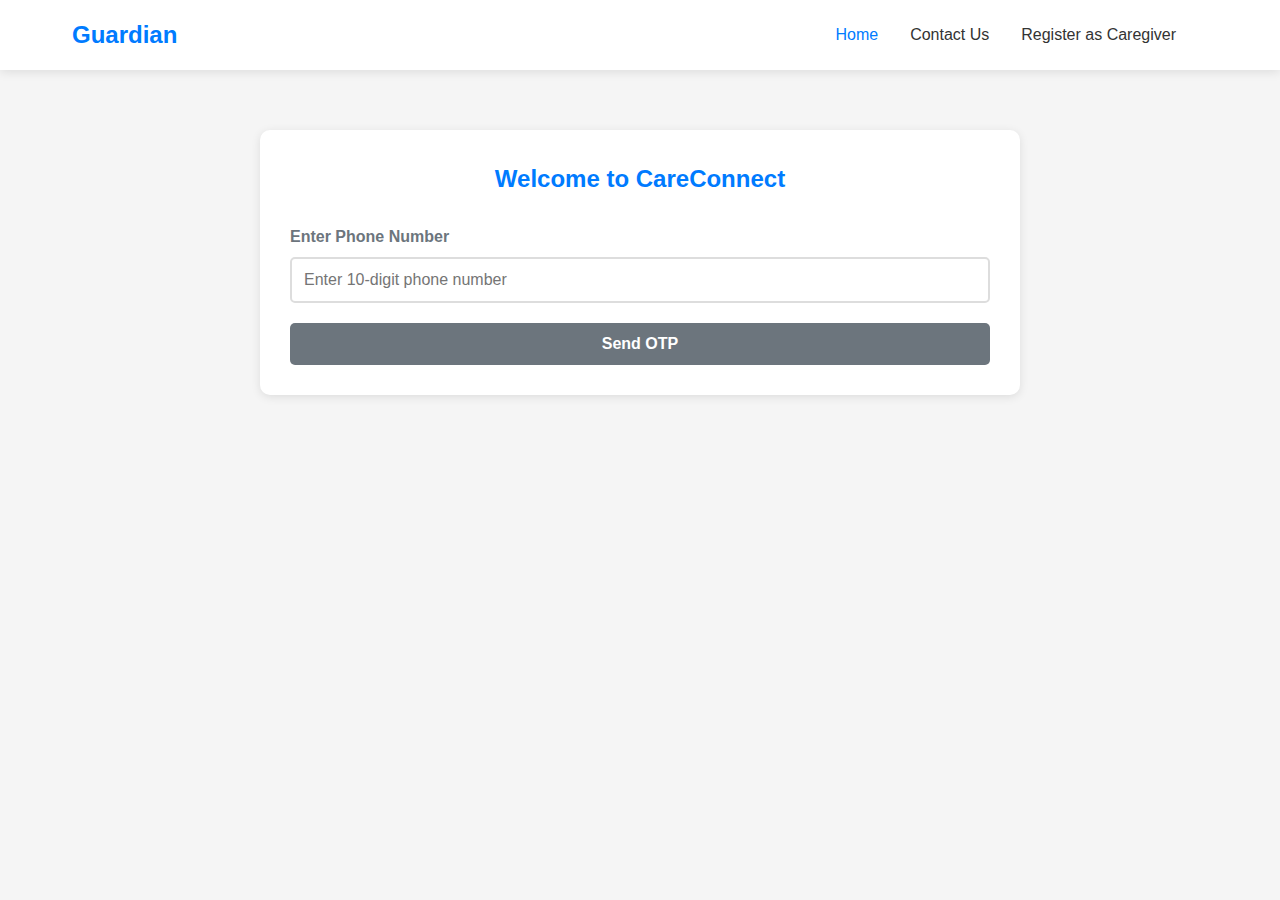
<file: index.html>
<!DOCTYPE html>
<html lang="en">
<head>
    <meta charset="UTF-8">
    <meta name="viewport" content="width=device-width, initial-scale=1.0">
    <title>CareConnect | Senior Care Platform</title>
    <link rel="stylesheet" href="https://cdnjs.cloudflare.com/ajax/libs/font-awesome/6.0.0/css/all.min.css">
    <link rel="stylesheet" href="styles.css">
</head>
<body>
    <!-- Navigation Bar -->
    <nav class="navbar">
        <div class="nav-container">
            <div class="logo">
                <a href="index.html">Guardian</a>
            </div>
            <ul class="nav-links">
                <li><a href="index.html" class="active">Home</a></li>
                <li><a href="profile.html">My Profile</a></li>
                <li><a href="contact.html">Contact Us</a></li>
                <li><a href="caregiver-register.html">Register as Caregiver</a></li>
                <li><a href="#" id="logoutBtn" class="logout-btn" style="display: none;">Logout</a></li>
            </ul>
            <div class="hamburger">
                <span class="bar"></span>
                <span class="bar"></span>
                <span class="bar"></span>
            </div>
        </div>
    </nav>

    <div class="container">
        <!-- Home Search Section -->
        <div class="section active" id="homeSearch">
            <h2>Find the Right Care for Your Loved Ones</h2>
            <div class="search-container">
                <form id="searchForm" onsubmit="handleSearch(event)">
                    <div class="form-group">
                        <label>Select Elder</label>
                        <select name="elderSelect" id="elderSelect" required>
                            <option value="">Select an elder</option>
                        </select>
                    </div>
                    
                    <div class="form-group">
                        <label>Type of Care Required</label>
                        <div class="checkbox-group">
                            <label class="checkbox-label">
                                <input type="checkbox" name="careType" value="personalCare"> Personal Care
                            </label>
                            <label class="checkbox-label">
                                <input type="checkbox" name="careType" value="medicalCare"> Medical Care
                            </label>
                            <label class="checkbox-label">
                                <input type="checkbox" name="careType" value="householdSupport"> Household Support
                            </label>
                            <label class="checkbox-label">
                                <input type="checkbox" name="careType" value="specialisedCare"> Specialised Care
                            </label>
                            <label class="checkbox-label">
                                <input type="checkbox" name="careType" value="respiteCare"> Respite Care
                            </label>
                        </div>
                    </div>
                    
                    <div class="form-group">
                        <label>Start Date</label>
                        <input type="date" name="startDate" required>
                    </div>
                    
                    <div class="form-group">
                        <label>End Date</label>
                        <input type="date" name="endDate" required>
                    </div>
                    
                    <div class="form-group">
                        <label>Budget Range (per day)</label>
                        <select name="budgetRange" required>
                            <option value="">Select budget range</option>
                            <option value="0-500">₹0 - ₹500</option>
                            <option value="501-1000">₹501 - ₹1000</option>
                            <option value="1001-2000">₹1001 - ₹2000</option>
                            <option value="2001-3000">₹2001 - ₹3000</option>
                            <option value="3001+">₹3001+</option>
                        </select>
                    </div>
                    
                    <div class="form-group">
                        <label>Location</label>
                        <input type="text" name="location" placeholder="Enter pin code or area" required>
                    </div>
                    
                    <button type="submit">Search Caregivers</button>
                </form>
            </div>
            
            <div class="search-results" id="searchResults">
                <!-- Search results will be displayed here -->
            </div>
        </div>

        <!-- Phone Login Section -->
        <div class="section" id="phoneLogin">
            <h2>Welcome to CareConnect</h2>
            <div class="form-group">
                <label>Enter Phone Number</label>
                <input type="tel" id="phoneInput" placeholder="Enter 10-digit phone number" maxlength="10" pattern="[0-9]{10}">
            </div>
            <button id="sendOTPBtn" disabled>Send OTP</button>
        </div>

        <!-- OTP Verification -->
        <div class="section" id="otpVerification">
            <h2>Verify OTP</h2>
            <div class="otp-container" id="otpInputs"></div>
            <button onclick="verifyOTP()">Verify OTP</button>
        </div>

        <!-- Guardian Profile Creation -->
        <div class="section" id="guardianProfile">
            <h2>Create Guardian Profile</h2>
            <form id="guardianForm" onsubmit="handleGuardianSubmit(event)">
                <div class="form-group">
                    <label>Full Name</label>
                    <input type="text" name="name" required>
                </div>
                <div class="form-group">
                    <label>Age</label>
                    <input type="number" name="age" required min="18" max="120">
                </div>
                <div class="form-group">
                    <label>Gender</label>
                    <select name="gender" required>
                        <option value="">Select Gender</option>
                        <option value="male">Male</option>
                        <option value="female">Female</option>
                        <option value="other">Other</option>
                    </select>
                </div>
                <div class="form-group">
                    <label>Profile Photo</label>
                    <input type="file" name="profilePhoto" accept="image/*" required>
                    <div class="photo-preview" id="guardianPhotoPreview"></div>
                </div>
                <div class="form-group">
                    <label>Email</label>
                    <input type="email" name="email" required>
                </div>
                <div class="form-group">
                    <label>Address</label>
                    <textarea name="address" required></textarea>
                </div>
                <div class="form-group">
                    <label>Pin Code</label>
                    <input type="text" name="pinCode" pattern="[0-9]{6}" maxlength="6" required>
                </div>
                <div class="form-group">
                    <label>Emergency Contact</label>
                    <input type="tel" name="emergencyContact" required>
                </div>
                <div class="form-group">
                    <label>Neighbour Contact Information</label>
                    <div class="neighbour-info">
                        <input type="text" name="neighbourName" placeholder="Neighbour Name" required>
                        <input type="tel" name="neighbourPhone" placeholder="Neighbour Phone" required>
                        <input type="text" name="neighbourHomeNumber" placeholder="Home Number" required>
                    </div>
                </div>
                <div class="form-group">
                    <label>Doctor Information</label>
                    <div class="doctor-info">
                        <input type="text" name="doctorName" placeholder="Doctor Name" required>
                        <input type="tel" name="doctorPhone" placeholder="Doctor Phone" required>
                    </div>
                </div>
                <button type="submit">Create Profile</button>
            </form>
        </div>

        <!-- Elder Profile Creation -->
        <div class="section" id="elderProfile">
            <h2>Add Elder Profile</h2>
            <form id="elderForm" onsubmit="handleElderSubmit(event)">
                <div class="form-group">
                    <label>Elder's Full Name</label>
                    <input type="text" name="elderName" required>
                </div>
                <div class="form-group">
                    <label>Age</label>
                    <input type="number" name="age" required min="1" max="120">
                </div>
                <div class="form-group">
                    <label>Type of Relation</label>
                    <select name="relationType" required>
                        <option value="">Select Relation</option>
                        <option value="mother">Mother</option>
                        <option value="father">Father</option>
                        <option value="grandfather">Grandfather</option>
                        <option value="grandmother">Grandmother</option>
                        <option value="uncle">Uncle</option>
                        <option value="aunt">Aunt</option>
                        <option value="relative">Relative</option>
                        <option value="friend">Friend</option>
                    </select>
                </div>
                <div class="form-group">
                    <label>Profile Photo</label>
                    <input type="file" name="elderPhoto" accept="image/*" required>
                    <div class="photo-preview" id="elderPhotoPreview"></div>
                </div>
                <div class="form-group">
                    <label>Medical History</label>
                    <div class="checkbox-group">
                        <label class="checkbox-label">
                            <input type="checkbox" name="medicalHistory" value="diabetes"> Diabetes
                        </label>
                        <label class="checkbox-label">
                            <input type="checkbox" name="medicalHistory" value="bloodPressure"> Blood Pressure
                        </label>
                        <label class="checkbox-label">
                            <input type="checkbox" name="medicalHistory" value="dementia"> Dementia
                        </label>
                        <label class="checkbox-label">
                            <input type="checkbox" name="medicalHistory" value="kneePain"> Knee Pain
                        </label>
                        <label class="checkbox-label">
                            <input type="checkbox" name="medicalHistory" value="arthritis"> Arthritis
                        </label>
                        <label class="checkbox-label">
                            <input type="checkbox" name="medicalHistory" value="heartDisease"> Heart Disease
                        </label>
                        <label class="checkbox-label">
                            <input type="checkbox" name="medicalHistory" value="respiratoryIssues"> Respiratory Issues
                        </label>
                        <label class="checkbox-label">
                            <input type="checkbox" name="medicalHistory" value="other"> Other
                        </label>
                    </div>
                    <textarea name="otherMedicalHistory" placeholder="Specify other medical conditions"></textarea>
                </div>
                <div class="form-group">
                    <label>Type of Care Required</label>
                    <div class="care-types">
                        <div class="care-category">
                            <h4>Personal Care (ADLs)</h4>
                            <div class="checkbox-group">
                                <label class="checkbox-label">
                                    <input type="checkbox" name="personalCare" value="bathing"> Bathing
                                </label>
                                <label class="checkbox-label">
                                    <input type="checkbox" name="personalCare" value="dressing"> Dressing
                                </label>
                                <label class="checkbox-label">
                                    <input type="checkbox" name="personalCare" value="toileting"> Toileting
                                </label>
                                <label class="checkbox-label">
                                    <input type="checkbox" name="personalCare" value="feeding"> Feeding
                                </label>
                                <label class="checkbox-label">
                                    <input type="checkbox" name="personalCare" value="oralHygiene"> Oral Hygiene
                                </label>
                                <label class="checkbox-label">
                                    <input type="checkbox" name="personalCare" value="walking"> Walking
                                </label>
                                <label class="checkbox-label">
                                    <input type="checkbox" name="personalCare" value="transfers"> Transfers
                                </label>
                            </div>
                        </div>
                        <div class="care-category">
                            <h4>Medical Care / Health Care</h4>
                            <div class="checkbox-group">
                                <label class="checkbox-label">
                                    <input type="checkbox" name="medicalCare" value="medicationManagement"> Medication Management
                                </label>
                                <label class="checkbox-label">
                                    <input type="checkbox" name="medicalCare" value="woundCare"> Wound Care
                                </label>
                                <label class="checkbox-label">
                                    <input type="checkbox" name="medicalCare" value="vitalMonitoring"> Vital Monitoring
                                </label>
                                <label class="checkbox-label">
                                    <input type="checkbox" name="medicalCare" value="therapySupport"> Therapy Support
                                </label>
                            </div>
                        </div>
                        <div class="care-category">
                            <h4>Household Support</h4>
                            <div class="checkbox-group">
                                <label class="checkbox-label">
                                    <input type="checkbox" name="householdSupport" value="mealPreparation"> Meal Preparation
                                </label>
                                <label class="checkbox-label">
                                    <input type="checkbox" name="householdSupport" value="cleaning"> Cleaning
                                </label>
                                <label class="checkbox-label">
                                    <input type="checkbox" name="householdSupport" value="laundry"> Laundry
                                </label>
                                <label class="checkbox-label">
                                    <input type="checkbox" name="householdSupport" value="dishwashing"> Dishwashing
                                </label>
                                <label class="checkbox-label">
                                    <input type="checkbox" name="householdSupport" value="grocery"> Grocery
                                </label>
                                <label class="checkbox-label">
                                    <input type="checkbox" name="householdSupport" value="homeSafety"> Home Safety
                                </label>
                            </div>
                        </div>
                        <div class="care-category">
                            <h4>Specialised Care</h4>
                            <div class="checkbox-group">
                                <label class="checkbox-label">
                                    <input type="checkbox" name="specialisedCare" value="chronicIllnessCare"> Chronic Illness Care
                                </label>
                                <label class="checkbox-label">
                                    <input type="checkbox" name="specialisedCare" value="postSurgeryCare"> Post-Surgery/Hospitalization Care
                                </label>
                            </div>
                        </div>
                        <div class="care-category">
                            <h4>Respite Care</h4>
                            <div class="checkbox-group">
                                <label class="checkbox-label">
                                    <input type="checkbox" name="respiteCare" value="emergencyCoverage"> Emergency Coverage
                                </label>
                                <label class="checkbox-label">
                                    <input type="checkbox" name="respiteCare" value="temporaryRelief"> Temporary Relief
                                </label>
                            </div>
                        </div>
                    </div>
                </div>
                <div class="form-group">
                    <label>Address</label>
                    <textarea name="address" required></textarea>
                </div>
                <div class="form-group">
                    <label>Pin Code</label>
                    <input type="text" name="pinCode" pattern="[0-9]{6}" maxlength="6" required>
                </div>
                <div class="form-group">
                    <label>Neighbour Contact Information</label>
                    <div class="neighbour-info">
                        <input type="text" name="neighbourName" placeholder="Neighbour Name" required>
                        <input type="tel" name="neighbourPhone" placeholder="Neighbour Phone" required>
                        <input type="text" name="neighbourHomeNumber" placeholder="Home Number" required>
                    </div>
                </div>
                <button type="submit">Add Elder</button>
            </form>
        </div>

        <!-- Profile View Section -->
        <div class="section" id="profileView">
            <h2>Your Profile</h2>
            <div class="profile-container">
                <div class="guardian-info">
                    <h3>Guardian Information</h3>
                    <div id="guardianInfo"></div>
                </div>
                <div class="elders-list">
                    <h3>Elder Profiles</h3>
                    <div id="eldersList"></div>
                </div>
            </div>
            <button onclick="addNewElder()" id="addElderBtn">Add Another Elder</button>
        </div>
    </div>

    <script src="script.js"></script>
</body>
</html>
</file>
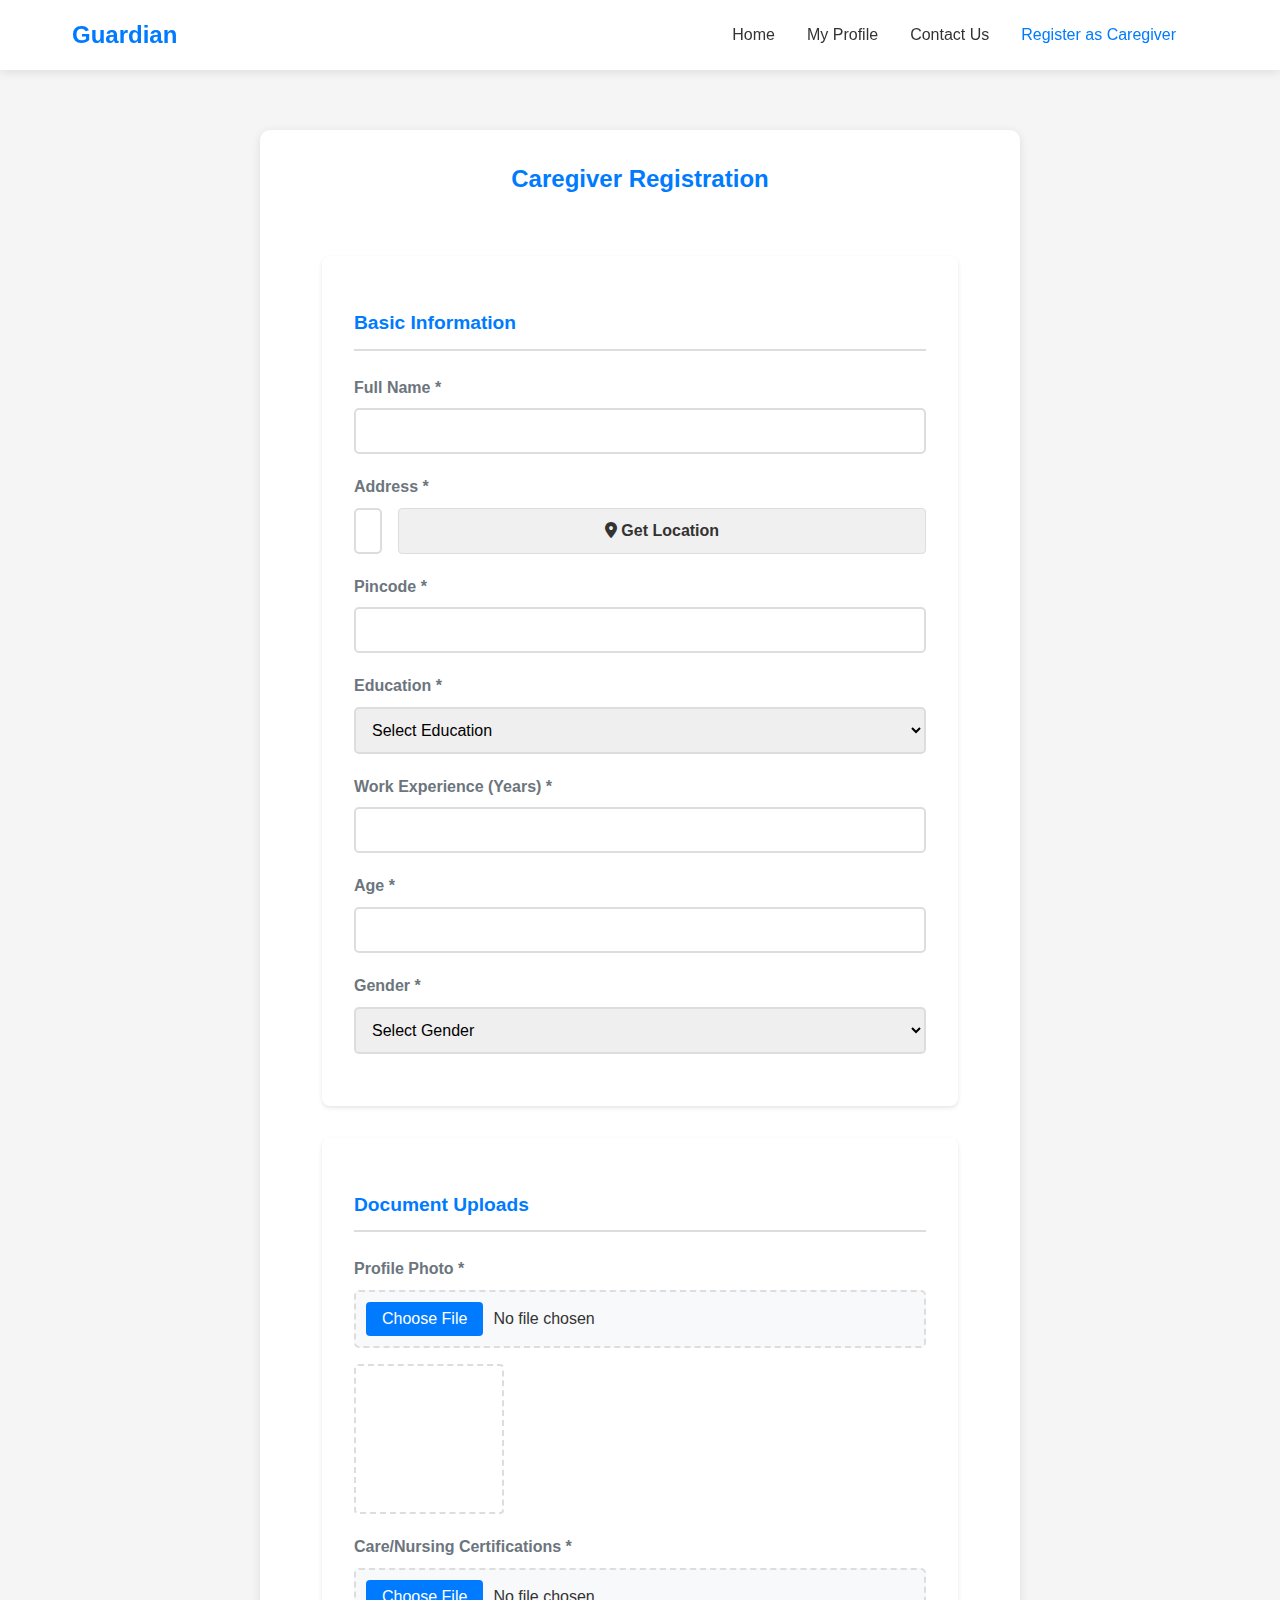
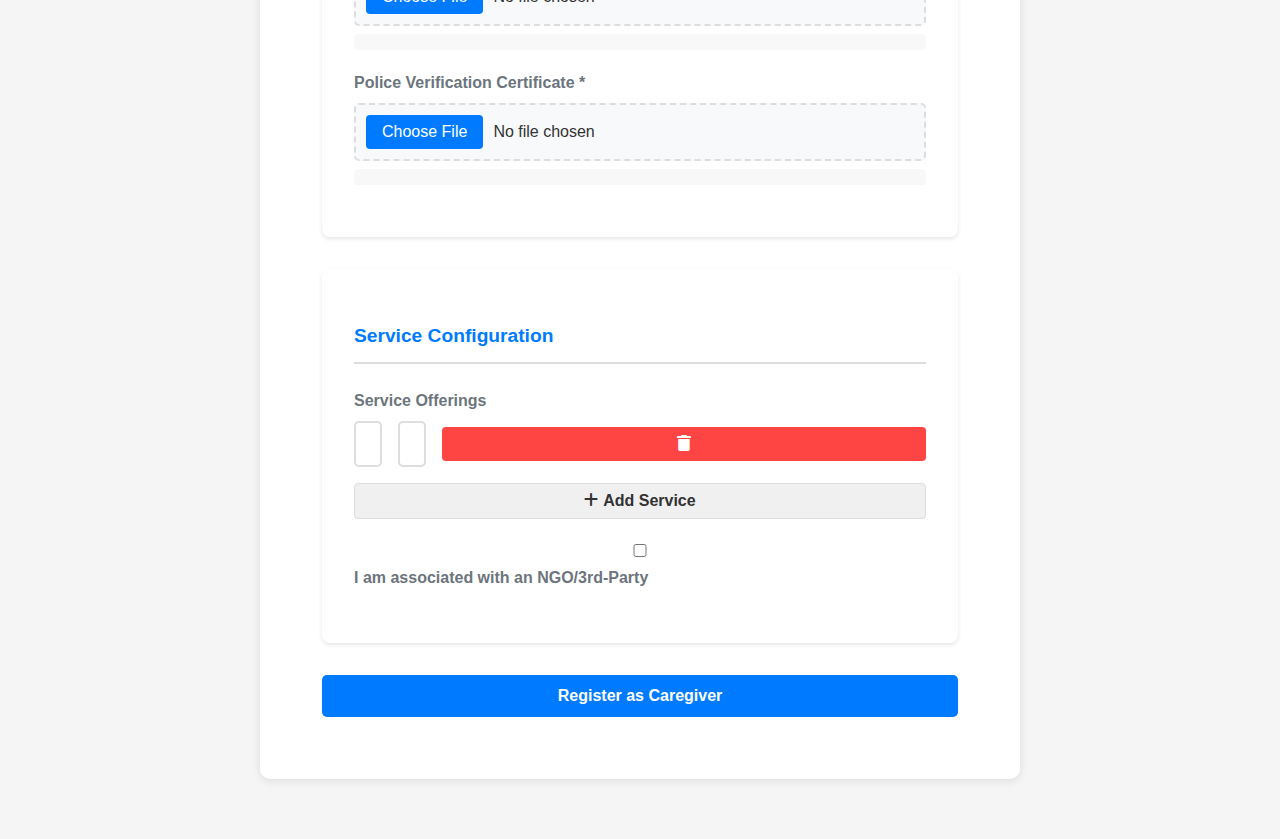
<file: caregiver-profile.html>
<!DOCTYPE html>
<html lang="en">
<head>
    <meta charset="UTF-8">
    <meta name="viewport" content="width=device-width, initial-scale=1.0">
    <title>Guardian - Caregiver Profile</title>
    <link rel="stylesheet" href="styles.css">
    <link rel="stylesheet" href="https://cdnjs.cloudflare.com/ajax/libs/font-awesome/6.0.0/css/all.min.css">
</head>
<body>
    <!-- Navigation Bar -->
    <nav class="navbar">
        <div class="nav-container">
            <div class="logo">
                <a href="index.html">Guardian</a>
            </div>
            <ul class="nav-links">
                <li><a href="index.html">Home</a></li>
                <li><a href="caregiver-profile.html" class="active">My Profile</a></li>
                <li><a href="contact.html">Contact Us</a></li>
                <li><a href="#" id="logoutBtn" class="logout-btn">Logout</a></li>
            </ul>
            <div class="hamburger">
                <span class="bar"></span>
                <span class="bar"></span>
                <span class="bar"></span>
            </div>
        </div>
    </nav>

    <div class="container">
        <section class="section active">
            <h2>Caregiver Profile</h2>
            <div class="profile-container">
                <div class="caregiver-info">
                    <div class="profile-header">
                        <div class="profile-photo">
                            <img id="profilePhotoPreview" src="" alt="Profile Photo">
                        </div>
                        <div class="profile-name">
                            <h3 id="caregiverName"></h3>
                            <p id="caregiverStatus">Status: <span id="verificationStatus">Pending Verification</span></p>
                        </div>
                    </div>

                    <div class="profile-details">
                        <h3>Basic Information</h3>
                        <div class="info-grid">
                            <div class="info-item">
                                <label>Age</label>
                                <p id="caregiverAge"></p>
                            </div>
                            <div class="info-item">
                                <label>Gender</label>
                                <p id="caregiverGender"></p>
                            </div>
                            <div class="info-item">
                                <label>Education</label>
                                <p id="caregiverEducation"></p>
                            </div>
                            <div class="info-item">
                                <label>Experience</label>
                                <p id="caregiverExperience"></p>
                            </div>
                        </div>

                        <div class="info-section">
                            <h3>Address</h3>
                            <p id="caregiverAddress"></p>
                            <p id="caregiverPincode"></p>
                        </div>

                        <div class="info-section">
                            <h3>Service Offerings</h3>
                            <div id="serviceOfferings" class="service-list"></div>
                        </div>

                        <div class="info-section">
                            <h3>Documents</h3>
                            <div class="document-list">
                                <div class="document-item">
                                    <label>Care/Nursing Certifications</label>
                                    <div id="certificationsPreview" class="file-preview"></div>
                                </div>
                                <div class="document-item">
                                    <label>Police Verification</label>
                                    <div id="policeVerificationPreview" class="file-preview"></div>
                                </div>
                                <div class="document-item" id="ngoProofSection" style="display: none;">
                                    <label>NGO/3rd-Party Affiliation</label>
                                    <div id="ngoProofPreview" class="file-preview"></div>
                                </div>
                            </div>
                        </div>
                    </div>
                </div>
            </div>
        </section>
    </div>

    <script>
        document.addEventListener('DOMContentLoaded', function() {
            // Load caregiver profile from localStorage
            const caregiverProfile = JSON.parse(localStorage.getItem('caregiverProfile'));
            
            if (!caregiverProfile) {
                window.location.href = 'caregiver-register.html';
                return;
            }

            // Update profile information
            document.getElementById('caregiverName').textContent = caregiverProfile.fullName;
            document.getElementById('caregiverAge').textContent = caregiverProfile.age;
            document.getElementById('caregiverGender').textContent = caregiverProfile.gender;
            document.getElementById('caregiverEducation').textContent = caregiverProfile.education;
            document.getElementById('caregiverExperience').textContent = `${caregiverProfile.experience} years`;
            document.getElementById('caregiverAddress').textContent = caregiverProfile.address;
            document.getElementById('caregiverPincode').textContent = caregiverProfile.pincode;

            // Update service offerings
            const serviceOfferings = document.getElementById('serviceOfferings');
            caregiverProfile.services.forEach(service => {
                const serviceDiv = document.createElement('div');
                serviceDiv.className = 'service-item';
                serviceDiv.innerHTML = `
                    <div class="service-name">${service.name}</div>
                    <div class="service-price">₹${service.price}/day</div>
                `;
                serviceOfferings.appendChild(serviceDiv);
            });

            // Update NGO association section
            if (caregiverProfile.hasNGOAssociation) {
                document.getElementById('ngoProofSection').style.display = 'block';
            }

            // Handle logout
            const logoutBtn = document.getElementById('logoutBtn');
            if (logoutBtn) {
                logoutBtn.addEventListener('click', function(e) {
                    e.preventDefault();
                    localStorage.removeItem('caregiverProfile');
                    localStorage.removeItem('userType');
                    window.location.href = 'index.html';
                });
            }

            // Handle hamburger menu
            const hamburger = document.querySelector('.hamburger');
            const navLinks = document.querySelector('.nav-links');
            
            if (hamburger) {
                hamburger.addEventListener('click', function() {
                    hamburger.classList.toggle('active');
                    navLinks.classList.toggle('active');
                });
            }
        });
    </script>
</body>
</html>
</file>
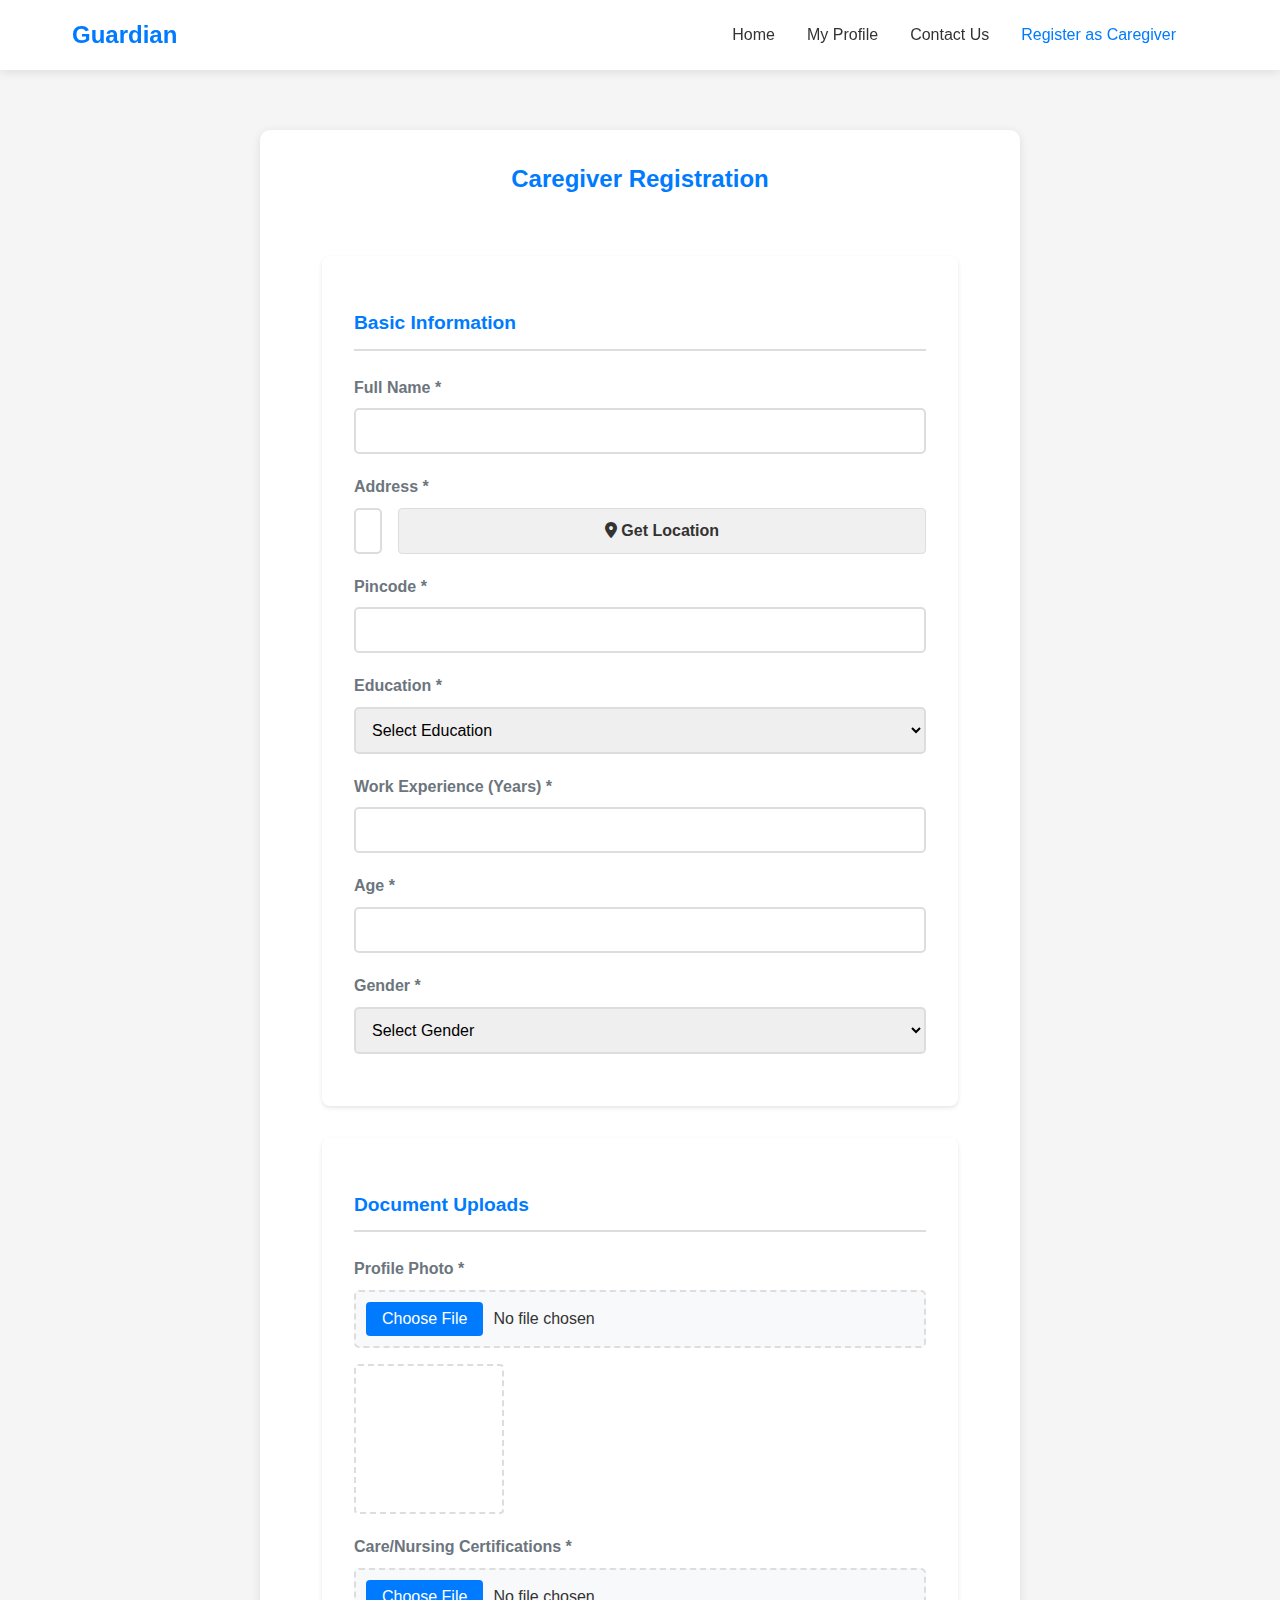
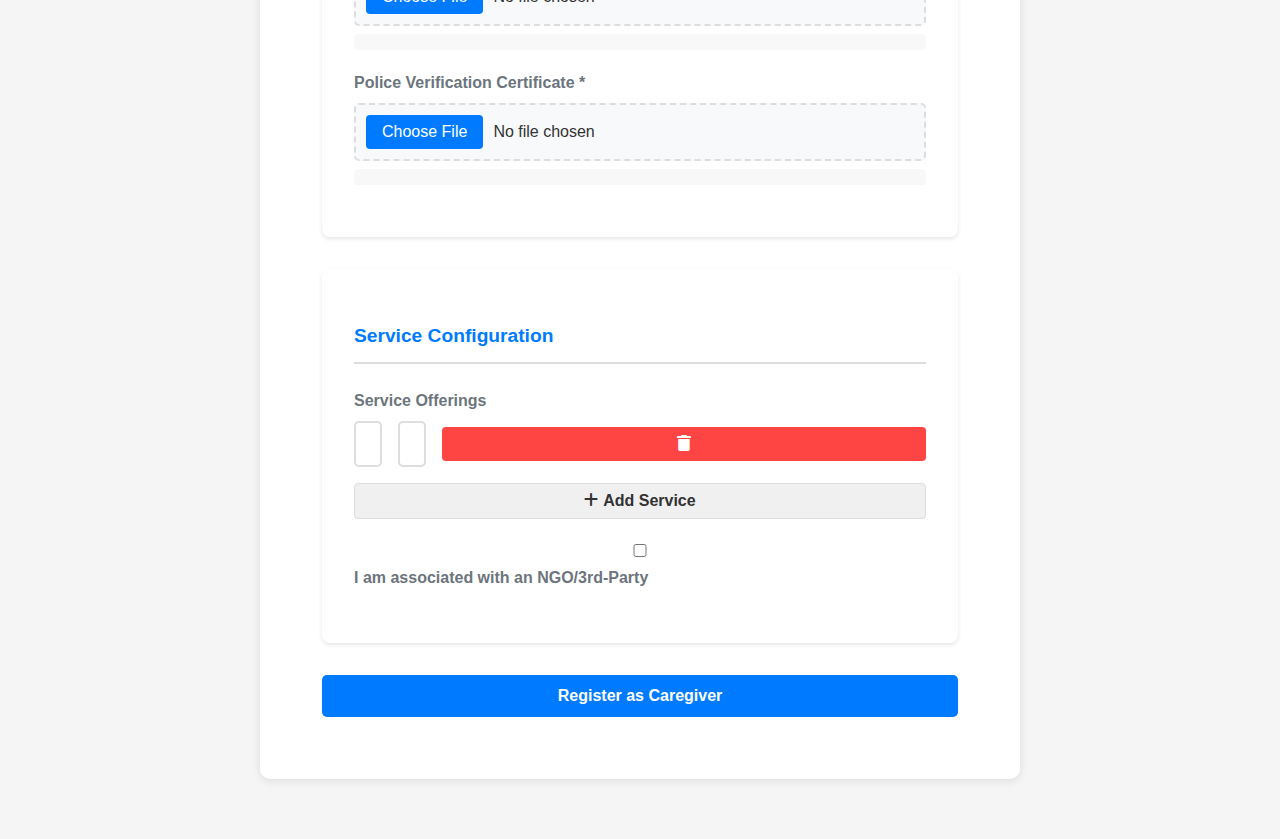
<file: caregiver-register.html>
<!DOCTYPE html>
<html lang="en">
<head>
    <meta charset="UTF-8">
    <meta name="viewport" content="width=device-width, initial-scale=1.0">
    <title>Guardian - Caregiver Registration</title>
    <link rel="stylesheet" href="styles.css">
    <link rel="stylesheet" href="https://cdnjs.cloudflare.com/ajax/libs/font-awesome/6.0.0-beta3/css/all.min.css">
</head>
<body>
    <!-- Navigation Bar -->
    <nav class="navbar">
        <div class="nav-container">
            <div class="logo">
                <a href="index.html">Guardian</a>
            </div>
            <ul class="nav-links">
                <li><a href="index.html">Home</a></li>
                <li><a href="profile.html">My Profile</a></li>
                <li><a href="contact.html">Contact Us</a></li>
                <li><a href="caregiver-register.html" class="active">Register as Caregiver</a></li>
                <li><a href="#" id="logoutBtn" class="logout-btn" style="display: none;">Logout</a></li>
            </ul>
            <div class="hamburger">
                <span class="bar"></span>
                <span class="bar"></span>
                <span class="bar"></span>
            </div>
        </div>
    </nav>

    <div class="container">
        <section class="section active">
            <h2>Caregiver Registration</h2>
            <form id="caregiverForm" onsubmit="handleCaregiverSubmit(event)" class="form-container">
                <!-- Basic Information -->
                <div class="form-section">
                    <h3>Basic Information</h3>
                    <div class="form-group">
                        <label for="fullName">Full Name *</label>
                        <input type="text" id="fullName" name="fullName" required minlength="2" maxlength="50">
                    </div>
                    
                    <div class="form-group">
                        <label for="address">Address *</label>
                        <div class="address-input">
                            <input type="text" id="address" name="address" required>
                            <button type="button" onclick="getLocation()" class="btn-secondary">
                                <i class="fas fa-map-marker-alt"></i> Get Location
                            </button>
                        </div>
                    </div>
                    
                    <div class="form-group">
                        <label for="pincode">Pincode *</label>
                        <input type="text" id="pincode" name="pincode" required pattern="[0-9]{6}" maxlength="6">
                    </div>
                    
                    <div class="form-group">
                        <label for="education">Education *</label>
                        <select id="education" name="education" required>
                            <option value="">Select Education</option>
                            <option value="highSchool">High School</option>
                            <option value="diploma">Diploma</option>
                            <option value="degree">Degree</option>
                            <option value="postGraduate">Post Graduate</option>
                            <option value="phd">PhD</option>
                        </select>
                    </div>
                    
                    <div class="form-group">
                        <label for="experience">Work Experience (Years) *</label>
                        <input type="number" id="experience" name="experience" required min="1" max="50">
                    </div>
                    
                    <div class="form-group">
                        <label for="age">Age *</label>
                        <input type="number" id="age" name="age" required min="18">
                    </div>
                    
                    <div class="form-group">
                        <label for="gender">Gender *</label>
                        <select id="gender" name="gender" required>
                            <option value="">Select Gender</option>
                            <option value="male">Male</option>
                            <option value="female">Female</option>
                            <option value="other">Other</option>
                            <option value="preferNotToSay">Prefer Not to Say</option>
                        </select>
                    </div>
                </div>

                <!-- Document Uploads -->
                <div class="form-section">
                    <h3>Document Uploads</h3>
                    <div class="form-group">
                        <label for="profilePhoto">Profile Photo *</label>
                        <input type="file" id="profilePhoto" name="profilePhoto" accept="image/jpeg,image/png" required>
                        <div id="profilePhotoPreview" class="photo-preview"></div>
                    </div>
                    
                    <div class="form-group">
                        <label for="certifications">Care/Nursing Certifications *</label>
                        <input type="file" id="certifications" name="certifications" accept=".pdf,image/jpeg,image/png" required>
                        <div id="certificationsPreview" class="file-preview"></div>
                    </div>
                    
                    <div class="form-group">
                        <label for="policeVerification">Police Verification Certificate *</label>
                        <input type="file" id="policeVerification" name="policeVerification" accept=".pdf,image/jpeg,image/png" required>
                        <div id="policeVerificationPreview" class="file-preview"></div>
                    </div>
                </div>

                <!-- Service Configuration -->
                <div class="form-section">
                    <h3>Service Configuration</h3>
                    <div class="form-group">
                        <label>Service Offerings</label>
                        <div id="serviceOfferings">
                            <div class="service-offering">
                                <input type="text" name="serviceName[]" placeholder="Service Name" required>
                                <input type="number" name="servicePrice[]" placeholder="Price per day" required>
                                <button type="button" onclick="removeService(this)" class="btn-danger">
                                    <i class="fas fa-trash"></i>
                                </button>
                            </div>
                        </div>
                        <button type="button" onclick="addService()" class="btn-secondary">
                            <i class="fas fa-plus"></i> Add Service
                        </button>
                    </div>
                    
                    <div class="form-group">
                        <label>
                            <input type="checkbox" id="hasNGOAssociation" name="hasNGOAssociation">
                            I am associated with an NGO/3rd-Party
                        </label>
                    </div>
                    
                    <div class="form-group" id="ngoProofGroup" style="display: none;">
                        <label for="ngoProof">NGO/3rd-Party Affiliation Proof</label>
                        <input type="file" id="ngoProof" name="ngoProof" accept=".pdf,image/jpeg,image/png">
                        <div id="ngoProofPreview" class="file-preview"></div>
                    </div>
                </div>

                <button type="submit" class="btn">Register as Caregiver</button>
            </form>
        </section>
    </div>

    <script>
        // Handle file upload previews
        function handleFileUpload(input, previewId) {
            const preview = document.getElementById(previewId);
            const file = input.files[0];
            
            if (file) {
                if (file.type.startsWith('image/')) {
                    const reader = new FileReader();
                    reader.onload = function(e) {
                        preview.innerHTML = `<img src="${e.target.result}" alt="Preview">`;
                    }
                    reader.readAsDataURL(file);
                } else if (file.type === 'application/pdf') {
                    preview.innerHTML = `<i class="fas fa-file-pdf"></i> ${file.name}`;
                }
            }
        }

        // Add service offering
        function addService() {
            const container = document.getElementById('serviceOfferings');
            const newService = document.createElement('div');
            newService.className = 'service-offering';
            newService.innerHTML = `
                <input type="text" name="serviceName[]" placeholder="Service Name" required>
                <input type="number" name="servicePrice[]" placeholder="Price per day" required>
                <button type="button" onclick="removeService(this)" class="btn-danger">
                    <i class="fas fa-trash"></i>
                </button>
            `;
            container.appendChild(newService);
        }

        // Remove service offering
        function removeService(button) {
            button.parentElement.remove();
        }

        // Toggle NGO proof upload
        document.getElementById('hasNGOAssociation').addEventListener('change', function(e) {
            const ngoProofGroup = document.getElementById('ngoProofGroup');
            ngoProofGroup.style.display = e.target.checked ? 'block' : 'none';
        });

        // Get location
        function getLocation() {
            if (navigator.geolocation) {
                navigator.geolocation.getCurrentPosition(
                    position => {
                        const latitude = position.coords.latitude;
                        const longitude = position.coords.longitude;
                        // In a real application, you would use these coordinates to get the address
                        // using a geocoding service like Google Maps API
                        alert('Location retrieved! Please enter your address manually.');
                    },
                    error => {
                        alert('Error getting location: ' + error.message);
                    }
                );
            } else {
                alert('Geolocation is not supported by this browser.');
            }
        }

        // Handle form submission
        function handleCaregiverSubmit(event) {
            event.preventDefault();
            
            // Validate file sizes
            const profilePhoto = document.getElementById('profilePhoto').files[0];
            const certifications = document.getElementById('certifications').files[0];
            const policeVerification = document.getElementById('policeVerification').files[0];
            const ngoProof = document.getElementById('ngoProof').files[0];
            
            if (profilePhoto && profilePhoto.size > 5 * 1024 * 1024) {
                alert('Profile photo must be less than 5MB');
                return;
            }
            
            if (certifications && certifications.size > 10 * 1024 * 1024) {
                alert('Certifications must be less than 10MB');
                return;
            }
            
            if (policeVerification && policeVerification.size > 10 * 1024 * 1024) {
                alert('Police verification must be less than 10MB');
                return;
            }
            
            if (ngoProof && ngoProof.size > 10 * 1024 * 1024) {
                alert('NGO proof must be less than 10MB');
                return;
            }
            
            // Collect form data
            const formData = new FormData(event.target);
            const caregiverData = {
                fullName: formData.get('fullName'),
                address: formData.get('address'),
                pincode: formData.get('pincode'),
                education: formData.get('education'),
                experience: formData.get('experience'),
                age: formData.get('age'),
                gender: formData.get('gender'),
                hasNGOAssociation: formData.get('hasNGOAssociation') === 'on',
                services: []
            };
            
            // Collect service offerings
            const serviceNames = formData.getAll('serviceName[]');
            const servicePrices = formData.getAll('servicePrice[]');
            for (let i = 0; i < serviceNames.length; i++) {
                caregiverData.services.push({
                    name: serviceNames[i],
                    price: servicePrices[i]
                });
            }
            
            // Save caregiver profile to localStorage
            localStorage.setItem('caregiverProfile', JSON.stringify(caregiverData));
            localStorage.setItem('userType', 'caregiver');
            
            // Show success message and redirect to profile page
            alert('Registration successful! You will be redirected to your profile.');
            window.location.href = 'caregiver-profile.html';
        }

        // Initialize file upload previews
        document.addEventListener('DOMContentLoaded', function() {
            const fileInputs = document.querySelectorAll('input[type="file"]');
            fileInputs.forEach(input => {
                input.addEventListener('change', function() {
                    const previewId = this.id + 'Preview';
                    handleFileUpload(this, previewId);
                });
            });
            
            // Navigation bar functionality
            const hamburger = document.querySelector('.hamburger');
            const navLinks = document.querySelector('.nav-links');
            
            if (hamburger) {
                hamburger.addEventListener('click', function() {
                    hamburger.classList.toggle('active');
                    navLinks.classList.toggle('active');
                });
            }
        });
    </script>
</body>
</html>
</file>
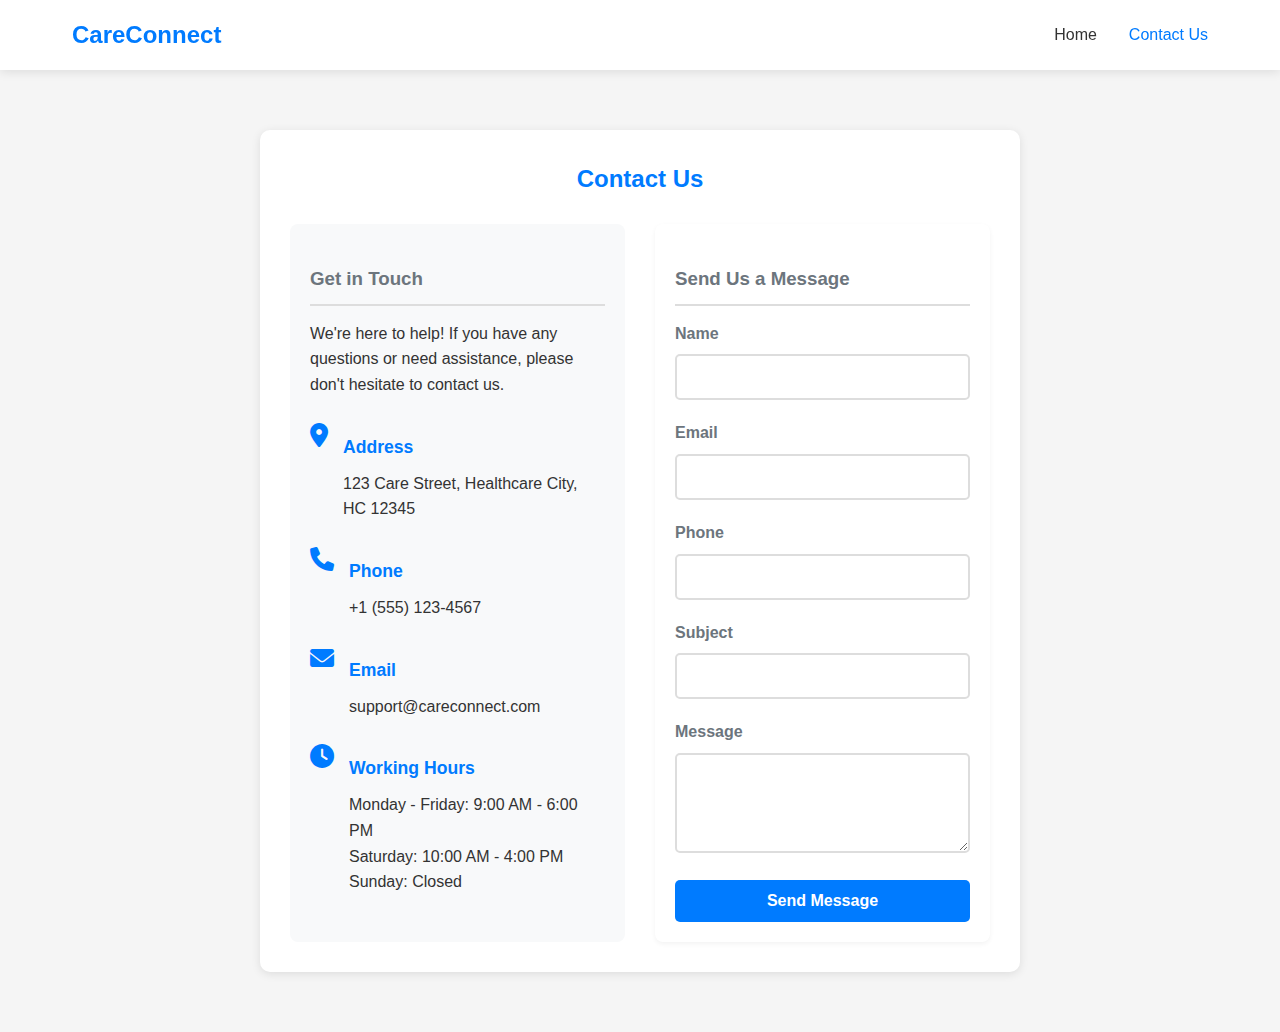
<file: contact.html>
<!DOCTYPE html>
<html lang="en">
<head>
    <meta charset="UTF-8">
    <meta name="viewport" content="width=device-width, initial-scale=1.0">
    <title>Contact Us | CareConnect</title>
    <link rel="stylesheet" href="https://cdnjs.cloudflare.com/ajax/libs/font-awesome/6.0.0/css/all.min.css">
    <link rel="stylesheet" href="styles.css">
</head>
<body>
    <!-- Navigation Bar -->
    <nav class="navbar">
        <div class="nav-container">
            <div class="logo">
                <a href="index.html">CareConnect</a>
            </div>
            <ul class="nav-links">
                <li><a href="index.html">Home</a></li>
                <li><a href="profile.html">My Profile</a></li>
                <li><a href="contact.html" class="active">Contact Us</a></li>
                <li><a href="#" id="logoutBtn" class="logout-btn">Logout</a></li>
            </ul>
            <div class="hamburger">
                <span class="bar"></span>
                <span class="bar"></span>
                <span class="bar"></span>
            </div>
        </div>
    </nav>

    <div class="container">
        <div class="section active" id="contactSection">
            <h2>Contact Us</h2>
            <div class="contact-container">
                <div class="contact-info">
                    <h3>Get in Touch</h3>
                    <p>We're here to help! If you have any questions or need assistance, please don't hesitate to contact us.</p>
                    
                    <div class="contact-details">
                        <div class="contact-item">
                            <i class="fas fa-map-marker-alt"></i>
                            <div>
                                <h4>Address</h4>
                                <p>123 Care Street, Healthcare City, HC 12345</p>
                            </div>
                        </div>
                        
                        <div class="contact-item">
                            <i class="fas fa-phone"></i>
                            <div>
                                <h4>Phone</h4>
                                <p>+1 (555) 123-4567</p>
                            </div>
                        </div>
                        
                        <div class="contact-item">
                            <i class="fas fa-envelope"></i>
                            <div>
                                <h4>Email</h4>
                                <p>support@careconnect.com</p>
                            </div>
                        </div>
                        
                        <div class="contact-item">
                            <i class="fas fa-clock"></i>
                            <div>
                                <h4>Working Hours</h4>
                                <p>Monday - Friday: 9:00 AM - 6:00 PM</p>
                                <p>Saturday: 10:00 AM - 4:00 PM</p>
                                <p>Sunday: Closed</p>
                            </div>
                        </div>
                    </div>
                </div>
                
                <div class="contact-form">
                    <h3>Send Us a Message</h3>
                    <form id="contactForm" onsubmit="handleContactSubmit(event)">
                        <div class="form-group">
                            <label>Name</label>
                            <input type="text" name="name" required>
                        </div>
                        
                        <div class="form-group">
                            <label>Email</label>
                            <input type="email" name="email" required>
                        </div>
                        
                        <div class="form-group">
                            <label>Phone</label>
                            <input type="tel" name="phone" required>
                        </div>
                        
                        <div class="form-group">
                            <label>Subject</label>
                            <input type="text" name="subject" required>
                        </div>
                        
                        <div class="form-group">
                            <label>Message</label>
                            <textarea name="message" required></textarea>
                        </div>
                        
                        <button type="submit">Send Message</button>
                    </form>
                </div>
            </div>
        </div>
    </div>

    <script>
        // Handle contact form submission
        function handleContactSubmit(event) {
            event.preventDefault();
            alert('Thank you for your message! We will get back to you soon.');
            event.target.reset();
        }
        
        // Navigation bar functionality
        document.addEventListener('DOMContentLoaded', function() {
            const hamburger = document.querySelector('.hamburger');
            const navLinks = document.querySelector('.nav-links');
            
            if (hamburger) {
                hamburger.addEventListener('click', function() {
                    hamburger.classList.toggle('active');
                    navLinks.classList.toggle('active');
                });
            }
            
            // Check if user is logged in
            const savedGuardianProfile = localStorage.getItem('guardianProfile');
            if (savedGuardianProfile) {
                // Show all navigation links including logout
                if (navLinks) {
                    Array.from(navLinks.children).forEach(link => {
                        link.style.display = 'block';
                    });
                }
            } else {
                // Show only Home and Contact Us links
                if (navLinks) {
                    Array.from(navLinks.children).forEach(link => {
                        const href = link.querySelector('a').getAttribute('href');
                        if (href === 'index.html' || href === 'contact.html') {
                            link.style.display = 'block';
                        } else {
                            link.style.display = 'none';
                        }
                    });
                }
            }
        });
    </script>
</body>
</html>
</file>
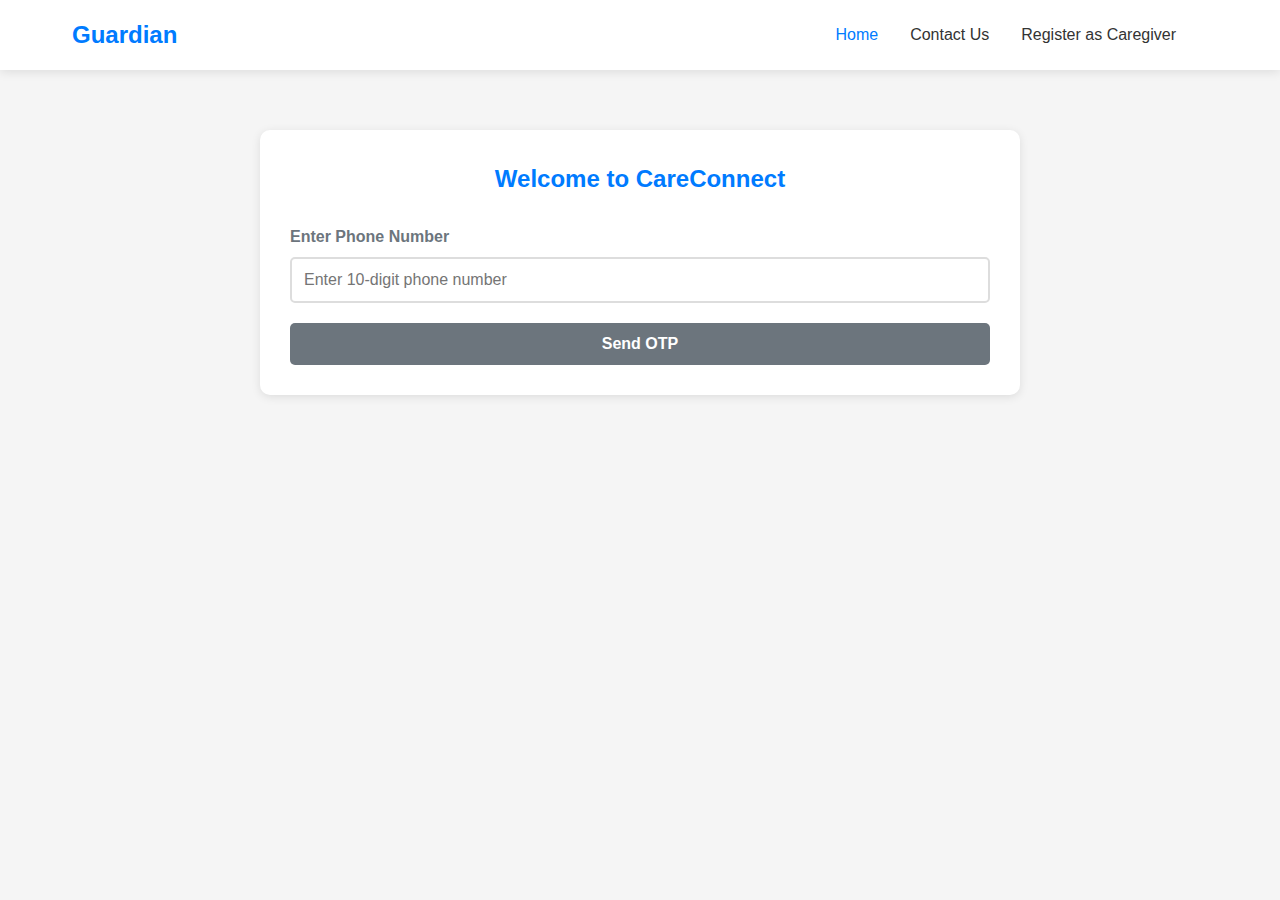
<file: profile.html>
<!DOCTYPE html>
<html lang="en">
<head>
    <meta charset="UTF-8">
    <meta name="viewport" content="width=device-width, initial-scale=1.0">
    <title>My Profile | CareConnect</title>
    <link rel="stylesheet" href="https://cdnjs.cloudflare.com/ajax/libs/font-awesome/6.0.0/css/all.min.css">
    <link rel="stylesheet" href="styles.css">
</head>
<body>
    <!-- Navigation Bar -->
    <nav class="navbar">
        <div class="nav-container">
            <div class="logo">
                <a href="index.html">Guardian</a>
            </div>
            <ul class="nav-links">
                <li><a href="index.html">Home</a></li>
                <li><a href="profile.html" class="active">My Profile</a></li>
                <li><a href="contact.html">Contact Us</a></li>
                <li><a href="#" id="logoutBtn" class="logout-btn">Logout</a></li>
            </ul>
            <div class="hamburger">
                <span class="bar"></span>
                <span class="bar"></span>
                <span class="bar"></span>
            </div>
        </div>
    </nav>

    <div class="container">
        <div class="section active" id="profileView">
            <h2>My Profile</h2>
            <div class="profile-container">
                <div class="guardian-info">
                    <h3>Guardian Information</h3>
                    <div id="guardianInfo"></div>
                </div>
                <div class="elders-list">
                    <h3>Elder Profiles</h3>
                    <div id="eldersList"></div>
                </div>
            </div>
            <button onclick="addNewElder()" id="addElderBtn">Add Another Elder</button>
        </div>
    </div>

    <script src="script.js"></script>
    <script>
        // Load profile data from localStorage
        document.addEventListener('DOMContentLoaded', function() {
            // Navigation bar functionality
            const hamburger = document.querySelector('.hamburger');
            const navLinks = document.querySelector('.nav-links');
            
            if (hamburger) {
                hamburger.addEventListener('click', function() {
                    hamburger.classList.toggle('active');
                    navLinks.classList.toggle('active');
                });
            }

            // Load profile data
            const guardianProfile = JSON.parse(localStorage.getItem('guardianProfile'));
            const elderProfiles = JSON.parse(localStorage.getItem('elderProfiles')) || [];
            
            if (guardianProfile) {
                updateProfileView(guardianProfile, elderProfiles);
            } else {
                // If no profile exists, redirect to login
                window.location.href = 'index.html';
            }
        });

        function updateProfileView(guardianProfile, elderProfiles) {
            // Update guardian info
            const guardianInfo = document.getElementById('guardianInfo');
            guardianInfo.innerHTML = `
                <p><strong>Name:</strong> ${guardianProfile.name}</p>
                <p><strong>Age:</strong> ${guardianProfile.age}</p>
                <p><strong>Gender:</strong> ${guardianProfile.gender}</p>
                <p><strong>Email:</strong> ${guardianProfile.email}</p>
                <p><strong>Phone:</strong> ${guardianProfile.phone}</p>
                <p><strong>Address:</strong> ${guardianProfile.address}</p>
                <p><strong>Pin Code:</strong> ${guardianProfile.pinCode}</p>
                <p><strong>Emergency Contact:</strong> ${guardianProfile.emergencyContact}</p>
                <div class="contact-info">
                    <h4>Neighbour Information</h4>
                    <p><strong>Name:</strong> ${guardianProfile.neighbourInfo.name}</p>
                    <p><strong>Phone:</strong> ${guardianProfile.neighbourInfo.phone}</p>
                    <p><strong>Home Number:</strong> ${guardianProfile.neighbourInfo.homeNumber}</p>
                </div>
                <div class="contact-info">
                    <h4>Doctor Information</h4>
                    <p><strong>Name:</strong> ${guardianProfile.doctorInfo.name}</p>
                    <p><strong>Phone:</strong> ${guardianProfile.doctorInfo.phone}</p>
                </div>
            `;
            
            // Update elders list
            const eldersList = document.getElementById('eldersList');
            if (elderProfiles.length > 0) {
                eldersList.innerHTML = elderProfiles.map((elder, index) => `
                    <div class="elder-card">
                        <h4>${elder.name}</h4>
                        <p><strong>Age:</strong> ${elder.age}</p>
                        <p><strong>Relation:</strong> ${elder.relationType}</p>
                        <p><strong>Address:</strong> ${elder.address}</p>
                        <p><strong>Pin Code:</strong> ${elder.pinCode}</p>
                        
                        <div class="medical-info">
                            <h4>Medical History</h4>
                            <div class="care-tags">
                                ${elder.medicalHistory.conditions.map(condition => 
                                    `<span class="care-tag">${condition}</span>`
                                ).join('')}
                                ${elder.medicalHistory.other ? 
                                    `<span class="care-tag">${elder.medicalHistory.other}</span>` : 
                                    ''}
                            </div>
                        </div>
                        
                        <div class="care-required">
                            <h4>Care Required</h4>
                            ${Object.entries(elder.careRequired).map(([category, services]) => 
                                services.length ? `
                                    <div class="care-category">
                                        <h5>${category}</h5>
                                        <div class="care-tags">
                                            ${services.map(service => 
                                                `<span class="care-tag">${service}</span>`
                                            ).join('')}
                                        </div>
                                    </div>
                                ` : ''
                            ).join('')}
                        </div>
                        
                        <div class="contact-info">
                            <h4>Neighbour Information</h4>
                            <p><strong>Name:</strong> ${elder.neighbourInfo.name}</p>
                            <p><strong>Phone:</strong> ${elder.neighbourInfo.phone}</p>
                            <p><strong>Home Number:</strong> ${elder.neighbourInfo.homeNumber}</p>
                        </div>
                    </div>
                `).join('');
            } else {
                eldersList.innerHTML = '<p>No elder profiles added yet.</p>';
            }
            
            // Update add elder button state
            document.getElementById('addElderBtn').disabled = elderProfiles.length >= 5;
        }

        function addNewElder() {
            window.location.href = 'index.html#elderProfile';
        }
    </script>
</body>
</html>
</file>
<file: styles.css>
:root {
    --primary-color: #007bff;
    --secondary-color: #6c757d;
    --success-color: #28a745;
    --danger-color: #dc3545;
    --light-gray: #f8f9fa;
    --border-color: #ddd;
    --checkbox-color: #4CAF50;
}

* {
    box-sizing: border-box;
    margin: 0;
    padding: 0;
}

body {
    font-family: 'Segoe UI', Tahoma, Geneva, Verdana, sans-serif;
    line-height: 1.6;
    background-color: #f5f5f5;
    color: #333;
}

/* Navigation Bar Styles */
.navbar {
    background-color: white;
    box-shadow: 0 2px 10px rgba(0,0,0,0.1);
    position: sticky;
    top: 0;
    z-index: 1000;
}

.nav-container {
    display: flex;
    justify-content: space-between;
    align-items: center;
    padding: 1rem 2rem;
    max-width: 1200px;
    margin: 0 auto;
}

.logo a {
    color: var(--primary-color);
    font-size: 1.5rem;
    font-weight: bold;
    text-decoration: none;
}

.nav-links {
    display: flex;
    list-style: none;
}

.nav-links li {
    margin-left: 2rem;
}

.nav-links a {
    color: #333;
    text-decoration: none;
    font-weight: 500;
    transition: color 0.3s;
}

.nav-links a:hover, .nav-links a.active {
    color: var(--primary-color);
}

.hamburger {
    display: none;
    cursor: pointer;
}

.bar {
    display: block;
    width: 25px;
    height: 3px;
    margin: 5px auto;
    background-color: #333;
    transition: all 0.3s;
}

@media (max-width: 768px) {
    .hamburger {
        display: block;
    }
    
    .nav-links {
        position: fixed;
        left: -100%;
        top: 70px;
        flex-direction: column;
        background-color: white;
        width: 100%;
        text-align: center;
        transition: 0.3s;
        box-shadow: 0 2px 5px rgba(0,0,0,0.1);
    }
    
    .nav-links.active {
        left: 0;
    }
    
    .nav-links li {
        margin: 1rem 0;
    }
}

.container {
    max-width: 800px;
    margin: 40px auto;
    padding: 20px;
}

.section {
    display: none;
    background: white;
    padding: 30px;
    border-radius: 10px;
    box-shadow: 0 2px 10px rgba(0,0,0,0.1);
}

.section.active {
    display: block;
}

h2 {
    color: var(--primary-color);
    margin-bottom: 25px;
    text-align: center;
}

h3 {
    color: var(--secondary-color);
    margin: 20px 0 15px;
    padding-bottom: 10px;
    border-bottom: 2px solid var(--border-color);
}

h4 {
    color: var(--primary-color);
    margin: 15px 0 10px;
    font-size: 1.1rem;
}

/* Search Section Styles */
.search-container {
    background-color: var(--light-gray);
    padding: 20px;
    border-radius: 8px;
    margin-bottom: 20px;
}

.search-results {
    margin-top: 30px;
}

.caregiver-card {
    background: white;
    border-radius: 8px;
    padding: 20px;
    margin-bottom: 20px;
    box-shadow: 0 2px 5px rgba(0,0,0,0.05);
    display: flex;
    flex-wrap: wrap;
    gap: 20px;
}

.caregiver-image {
    width: 120px;
    height: 120px;
    border-radius: 50%;
    overflow: hidden;
    flex-shrink: 0;
}

.caregiver-image img {
    width: 100%;
    height: 100%;
    object-fit: cover;
}

.caregiver-info {
    flex: 1;
    min-width: 250px;
}

.caregiver-name {
    font-size: 1.2rem;
    font-weight: bold;
    color: var(--primary-color);
    margin-bottom: 5px;
}

.caregiver-rating {
    color: #ffc107;
    margin-bottom: 10px;
}

.caregiver-skills {
    display: flex;
    flex-wrap: wrap;
    gap: 5px;
    margin: 10px 0;
}

.skill-tag {
    background: var(--light-gray);
    padding: 4px 8px;
    border-radius: 4px;
    font-size: 12px;
}

.caregiver-price {
    font-weight: bold;
    color: var(--success-color);
    margin: 10px 0;
}

.caregiver-actions {
    margin-top: 15px;
}

/* Contact Page Styles */
.contact-container {
    display: grid;
    grid-template-columns: 1fr 1fr;
    gap: 30px;
}

.contact-info {
    background-color: var(--light-gray);
    padding: 20px;
    border-radius: 8px;
}

.contact-details {
    margin-top: 20px;
}

.contact-item {
    display: flex;
    align-items: flex-start;
    margin-bottom: 20px;
}

.contact-item i {
    font-size: 1.5rem;
    color: var(--primary-color);
    margin-right: 15px;
    margin-top: 5px;
}

.contact-form {
    background-color: white;
    padding: 20px;
    border-radius: 8px;
    box-shadow: 0 2px 5px rgba(0,0,0,0.05);
}

@media (max-width: 768px) {
    .contact-container {
        grid-template-columns: 1fr;
    }
    
    .caregiver-card {
        flex-direction: column;
        align-items: center;
        text-align: center;
    }
    
    .caregiver-image {
        margin-bottom: 15px;
    }
}

/* OTP Input Styles */
.otp-container {
    display: flex;
    gap: 10px;
    margin: 20px 0;
    justify-content: center;
}

.otp-digit {
    width: 50px;
    height: 50px;
    text-align: center;
    border: 2px solid var(--border-color);
    border-radius: 8px;
    font-size: 24px;
    font-weight: bold;
    transition: all 0.3s;
}

.otp-digit:focus {
    border-color: var(--primary-color);
    outline: none;
    box-shadow: 0 0 0 2px rgba(0,123,255,0.25);
}

/* Form Styles */
.form-group {
    margin-bottom: 20px;
}

label {
    display: block;
    margin-bottom: 8px;
    font-weight: 600;
    color: var(--secondary-color);
}

input, select, textarea {
    width: 100%;
    padding: 12px;
    border: 2px solid var(--border-color);
    border-radius: 5px;
    font-size: 16px;
    transition: border-color 0.3s;
}

input:focus, select:focus, textarea:focus {
    border-color: var(--primary-color);
    outline: none;
}

textarea {
    min-height: 100px;
    resize: vertical;
}

/* Checkbox Styles */
.checkbox-group {
    display: grid;
    grid-template-columns: repeat(auto-fill, minmax(200px, 1fr));
    gap: 10px;
    margin: 10px 0;
}

.checkbox-label {
    display: flex;
    align-items: center;
    gap: 8px;
    cursor: pointer;
    font-weight: normal;
}

.checkbox-label input[type="checkbox"] {
    width: 18px;
    height: 18px;
    accent-color: var(--checkbox-color);
}

/* Care Categories */
.care-types {
    display: grid;
    gap: 20px;
    margin-top: 15px;
}

.care-category {
    background: var(--light-gray);
    padding: 15px;
    border-radius: 8px;
    border: 1px solid var(--border-color);
}

/* Photo Preview */
.photo-preview {
    margin-top: 10px;
    width: 150px;
    height: 150px;
    border: 2px dashed var(--border-color);
    border-radius: 8px;
    display: flex;
    align-items: center;
    justify-content: center;
    overflow: hidden;
}

.photo-preview img {
    max-width: 100%;
    max-height: 100%;
    object-fit: cover;
}

/* Neighbour and Doctor Info */
.neighbour-info, .doctor-info {
    display: grid;
    gap: 10px;
}

/* File Input Styling */
input[type="file"] {
    padding: 10px;
    border: 2px dashed var(--border-color);
    background: var(--light-gray);
    cursor: pointer;
}

input[type="file"]::-webkit-file-upload-button {
    background: var(--primary-color);
    color: white;
    padding: 8px 16px;
    border: none;
    border-radius: 4px;
    cursor: pointer;
    margin-right: 10px;
}

button {
    background: var(--primary-color);
    color: white;
    padding: 12px 24px;
    border: none;
    border-radius: 5px;
    cursor: pointer;
    font-size: 16px;
    font-weight: 600;
    transition: background-color 0.3s;
    width: 100%;
}

button:hover {
    background-color: #0056b3;
}

button:disabled {
    background-color: var(--secondary-color);
    cursor: not-allowed;
}

/* Profile View Styles */
.profile-container {
    background: var(--light-gray);
    padding: 20px;
    border-radius: 8px;
    margin-bottom: 20px;
}

.guardian-info, .elders-list {
    background: white;
    padding: 20px;
    border-radius: 8px;
    margin-bottom: 20px;
    box-shadow: 0 2px 5px rgba(0,0,0,0.05);
}

.elder-card {
    border: 1px solid var(--border-color);
    padding: 15px;
    margin-bottom: 15px;
    border-radius: 5px;
    background: white;
}

.elder-card h4 {
    color: var(--primary-color);
    margin-bottom: 10px;
}

.elder-card p {
    margin: 5px 0;
    color: var(--secondary-color);
}

.elder-card .care-tags {
    display: flex;
    flex-wrap: wrap;
    gap: 5px;
    margin-top: 10px;
}

.care-tag {
    background: var(--light-gray);
    padding: 4px 8px;
    border-radius: 4px;
    font-size: 12px;
    color: var(--secondary-color);
}

/* Responsive Design */
@media (max-width: 600px) {
    .container {
        margin: 20px auto;
        padding: 10px;
    }

    .section {
        padding: 20px;
    }

    .otp-digit {
        width: 40px;
        height: 40px;
        font-size: 20px;
    }

    .checkbox-group {
        grid-template-columns: 1fr;
    }

    .neighbour-info, .doctor-info {
        grid-template-columns: 1fr;
    }
}

.logout-btn {
    color: #ff4444 !important;
    font-weight: 500;
    cursor: pointer;
}

.logout-btn:hover {
    color: #cc0000 !important;
}

/* Form Sections */
.form-section {
    background: white;
    padding: 2rem;
    border-radius: 8px;
    margin-bottom: 2rem;
    box-shadow: 0 2px 4px rgba(0,0,0,0.1);
}

.form-section h3 {
    color: var(--primary-color);
    margin-bottom: 1.5rem;
    font-size: 1.2rem;
}

/* Address Input */
.address-input {
    display: flex;
    gap: 1rem;
}

.address-input input {
    flex: 1;
}

.btn-secondary {
    background-color: #f0f0f0;
    color: #333;
    border: 1px solid #ddd;
    padding: 0.5rem 1rem;
    border-radius: 4px;
    cursor: pointer;
    transition: all 0.3s;
}

.btn-secondary:hover {
    background-color: #e0e0e0;
}

/* File Uploads */
.photo-preview {
    width: 150px;
    height: 150px;
    border: 2px dashed #ddd;
    border-radius: 4px;
    margin-top: 1rem;
    display: flex;
    align-items: center;
    justify-content: center;
    overflow: hidden;
}

.photo-preview img {
    max-width: 100%;
    max-height: 100%;
    object-fit: cover;
}

.file-preview {
    margin-top: 0.5rem;
    padding: 0.5rem;
    background: #f8f8f8;
    border-radius: 4px;
    display: flex;
    align-items: center;
    gap: 0.5rem;
}

.file-preview i {
    color: #ff4444;
    font-size: 1.2rem;
}

/* Service Offerings */
.service-offering {
    display: flex;
    gap: 1rem;
    margin-bottom: 1rem;
    align-items: center;
}

.service-offering input {
    flex: 1;
}

.btn-danger {
    background-color: #ff4444;
    color: white;
    border: none;
    padding: 0.5rem;
    border-radius: 4px;
    cursor: pointer;
    transition: background-color 0.3s;
}

.btn-danger:hover {
    background-color: #cc0000;
}

/* Checkbox Styling */
input[type="checkbox"] {
    margin-right: 0.5rem;
}

/* Form Container */
.form-container {
    max-width: 800px;
    margin: 0 auto;
    padding: 2rem;
}

/* Responsive Design */
@media (max-width: 768px) {
    .form-container {
        padding: 1rem;
    }
    
    .form-section {
        padding: 1rem;
    }
    
    .address-input {
        flex-direction: column;
    }
    
    .service-offering {
        flex-direction: column;
        align-items: stretch;
    }
    
    .btn-danger {
        width: 100%;
    }
}

/* Caregiver Profile Styles */
.caregiver-info {
    background: white;
    border-radius: 8px;
    box-shadow: 0 2px 4px rgba(0, 0, 0, 0.1);
    padding: 2rem;
    margin: 2rem 0;
}

.profile-header {
    display: flex;
    align-items: center;
    gap: 2rem;
    margin-bottom: 2rem;
    padding-bottom: 1rem;
    border-bottom: 1px solid #eee;
}

.profile-photo {
    width: 150px;
    height: 150px;
    border-radius: 50%;
    overflow: hidden;
    border: 3px solid #4CAF50;
}

.profile-photo img {
    width: 100%;
    height: 100%;
    object-fit: cover;
}

.profile-name h3 {
    margin: 0;
    font-size: 1.8rem;
    color: #333;
}

#caregiverStatus {
    margin: 0.5rem 0;
    color: #666;
}

#verificationStatus {
    color: #f39c12;
    font-weight: 500;
}

.profile-details {
    display: flex;
    flex-direction: column;
    gap: 2rem;
}

.info-grid {
    display: grid;
    grid-template-columns: repeat(auto-fit, minmax(200px, 1fr));
    gap: 1.5rem;
    margin-top: 1rem;
}

.info-item {
    background: #f8f9fa;
    padding: 1rem;
    border-radius: 6px;
}

.info-item label {
    display: block;
    color: #666;
    font-size: 0.9rem;
    margin-bottom: 0.5rem;
}

.info-item p {
    margin: 0;
    font-size: 1.1rem;
    color: #333;
}

.info-section {
    background: #f8f9fa;
    padding: 1.5rem;
    border-radius: 6px;
}

.info-section h3 {
    margin: 0 0 1rem 0;
    color: #333;
}

.service-list {
    display: grid;
    grid-template-columns: repeat(auto-fit, minmax(250px, 1fr));
    gap: 1rem;
}

.service-item {
    background: white;
    padding: 1rem;
    border-radius: 6px;
    box-shadow: 0 1px 3px rgba(0, 0, 0, 0.1);
    display: flex;
    justify-content: space-between;
    align-items: center;
}

.service-name {
    font-weight: 500;
    color: #333;
}

.service-price {
    color: #4CAF50;
    font-weight: 500;
}

.document-list {
    display: grid;
    grid-template-columns: repeat(auto-fit, minmax(300px, 1fr));
    gap: 1.5rem;
}

.document-item {
    background: white;
    padding: 1rem;
    border-radius: 6px;
    box-shadow: 0 1px 3px rgba(0, 0, 0, 0.1);
}

.document-item label {
    display: block;
    color: #666;
    font-size: 0.9rem;
    margin-bottom: 0.5rem;
}

.file-preview {
    display: flex;
    align-items: center;
    gap: 0.5rem;
    color: #4CAF50;
}

.file-preview i {
    font-size: 1.2rem;
}

/* Responsive Design */
@media (max-width: 768px) {
    .profile-header {
        flex-direction: column;
        text-align: center;
        gap: 1rem;
    }

    .profile-photo {
        width: 120px;
        height: 120px;
    }

    .info-grid {
        grid-template-columns: 1fr;
    }

    .service-list {
        grid-template-columns: 1fr;
    }

    .document-list {
        grid-template-columns: 1fr;
    }
}
</file>
